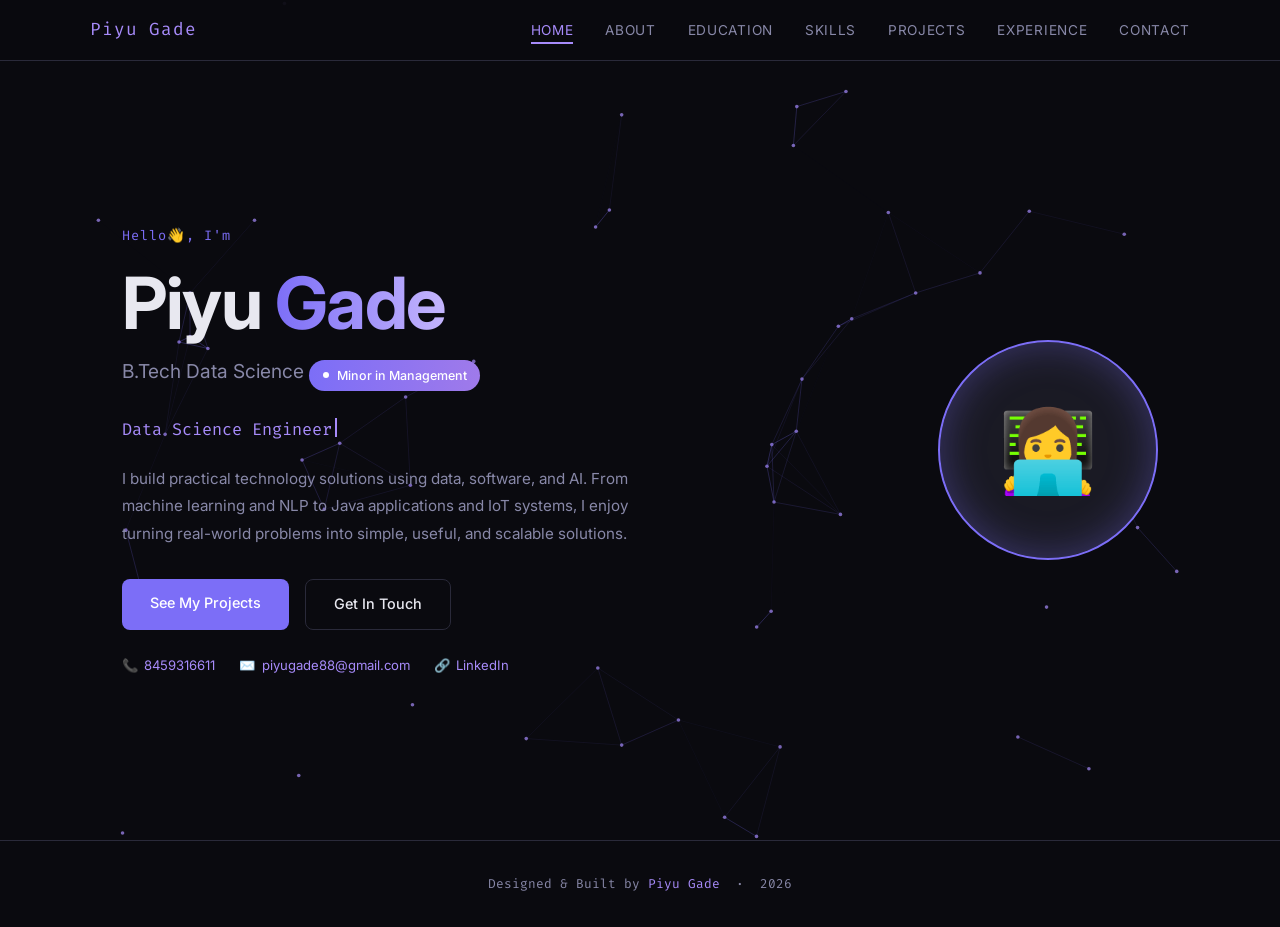
<file: index.html>
<!DOCTYPE html>
<html lang="en">
<head>
<meta charset="UTF-8" />
<meta name="viewport" content="width=device-width, initial-scale=1.0"/>
<title>Piyu Gade | Home</title>
<link href="https://fonts.googleapis.com/css2?family=Inter:wght@300;400;500;600;700&family=Fira+Code:wght@400;500&display=swap" rel="stylesheet"/>
<link rel="stylesheet" href="style.css">
</head>
<body>

<nav>
  <div class="nav-inner">
    <a href="index.html" class="logo">Piyu Gade</a>
    <ul class="nav-links">
      <li><a href="index.html" class="active">Home</a></li>
      <li><a href="about.html">About</a></li>
      <li><a href="education.html">Education</a></li>
      <li><a href="skills.html">Skills</a></li>
      <li><a href="projects.html">Projects</a></li>
      <li><a href="experience.html">Experience</a></li>
     
      <li><a href="contact.html">Contact</a></li>
    </ul>
  </div>
</nav>

<main>
  <section class="page hero">
    <div class="hero-inner">
      <div>
        <div class="hero-tag"> Hello👋, I'm</div>
        <h1 class="hero-name">Piyu <span>Gade</span></h1>
        <div class="hero-role">B.Tech Data Science <span class="minor-badge" style="-webkit-text-fill-color:#fff;">Minor in Management</span></div>
        <div class="typed-line" id="typed">Software Developer</div>
        <p class="hero-bio">

I build practical technology solutions using data, software, and AI. From machine learning and NLP to Java applications and IoT systems, I enjoy turning real-world problems into simple, useful, and scalable solutions.
</p>
        
        <div class="hero-btns" style="margin-top:2rem;">
          <a href="projects.html" class="btn-primary">See My Projects</a>
          <a href="contact.html" class="btn-outline">Get In Touch</a>
        </div>
        <div class="contact-bar">
          <span class="contact-item">📞 <a href="tel:8459316611">8459316611</a></span>
          <span class="contact-item">✉️ <a href="mailto:piyugade88@gmail.com">piyugade88@gmail.com</a></span>
          <span class="contact-item">
    🔗 <a href="https://www.linkedin.com/in/piyu-gade-6615b5345" target="_blank" rel="noopener">LinkedIn</a>
</span>
</div>
      </div>
      <div class="hero-avatar">
        <!-- Replace the emoji below with: <img src="your-photo.jpg" alt="Piyu Gade"> -->
        👩‍💻
      </div>
    </div>
  </section>

</main>

<footer>
  <p>Designed &amp; Built by <span style="color:var(--accent2);">Piyu Gade</span> &nbsp;·&nbsp; 2026</p>
</footer>

<script src="script.js" defer></script>
</body>
</html>
</file>
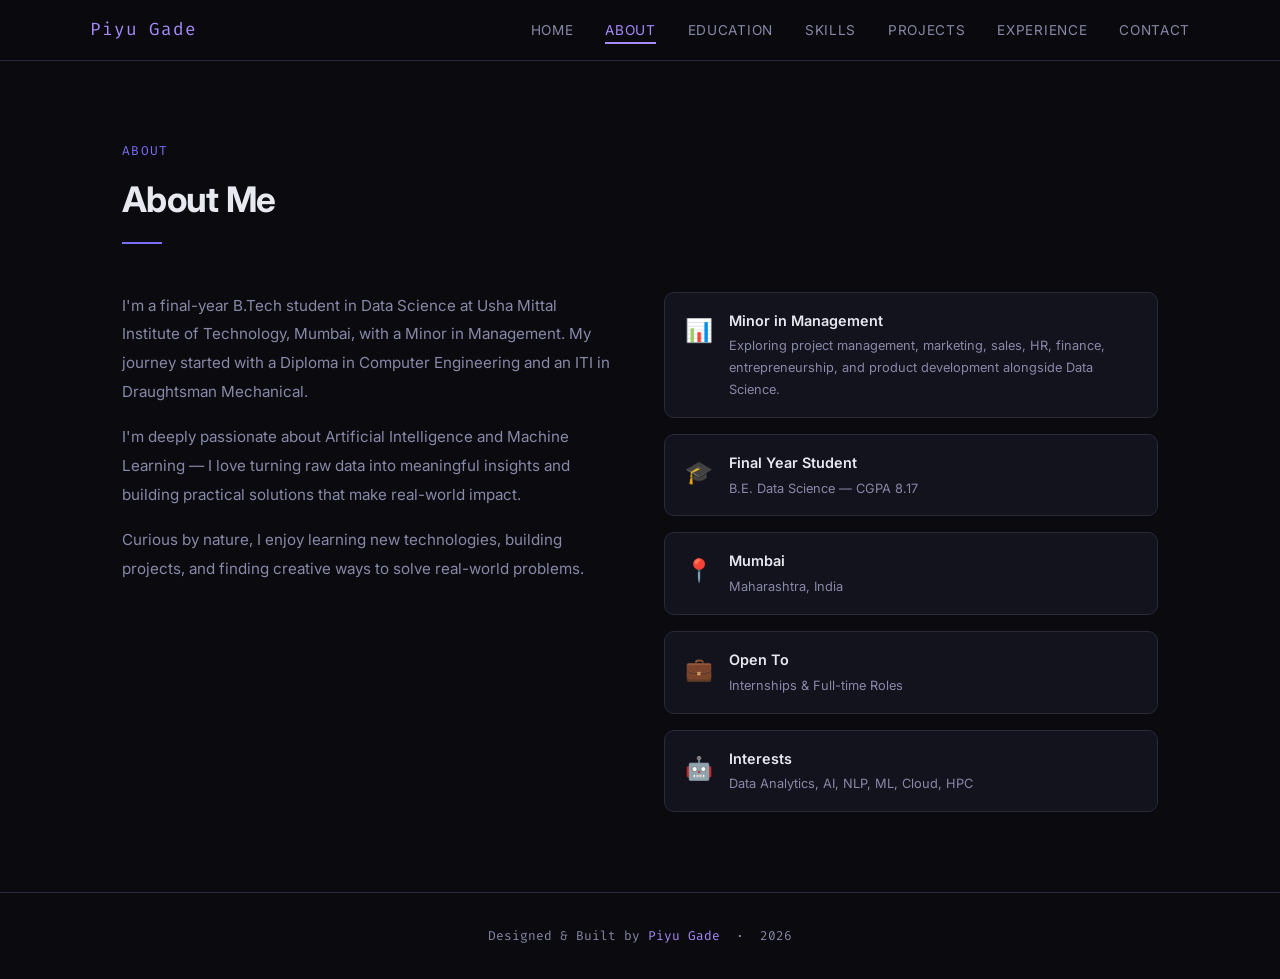
<file: about.html>
<!DOCTYPE html>
<html lang="en">
<head>
<meta charset="UTF-8" />
<meta name="viewport" content="width=device-width, initial-scale=1.0"/>
<title>Piyu Gade | About</title>
<link href="https://fonts.googleapis.com/css2?family=Inter:wght@300;400;500;600;700&family=Fira+Code:wght@400;500&display=swap" rel="stylesheet"/>
<link rel="stylesheet" href="style.css">
</head>
<body>

<nav>
  <div class="nav-inner">
    <a href="index.html" class="logo">Piyu Gade</a>
    <ul class="nav-links">
      <li><a href="index.html">Home</a></li>
      <li><a href="about.html" class="active">About</a></li>
      <li><a href="education.html">Education</a></li>
      <li><a href="skills.html">Skills</a></li>
      <li><a href="projects.html">Projects</a></li>
      <li><a href="experience.html">Experience</a></li>
      <li><a href="contact.html">Contact</a></li>
    </ul>
  </div>
</nav>

<main>
  <section class="page">
    <div class="section-header">
      <div class="section-eyebrow">about</div>
      <h2 class="section-title">About Me</h2>
      <div class="section-line"></div>
    </div>
    <div class="about-grid">
      <div class="about-text">
        <p>I'm a final-year B.Tech student in Data Science at Usha Mittal Institute of Technology, Mumbai, with a Minor in Management. My journey started with a Diploma in Computer Engineering and an ITI in Draughtsman Mechanical.</p>
        <p>I'm deeply passionate about Artificial Intelligence and Machine Learning — I love turning raw data into meaningful insights and building practical solutions that make real-world impact.</p>
        <p>Curious by nature, I enjoy learning new technologies, building projects, and finding creative ways to solve real-world problems.</p>
      </div>
      <div class="info-cards">
        <div class="info-card">
          <div class="info-icon">📊</div>
          <div>
            <h4>Minor in Management</h4>
            <p>Exploring project management, marketing, sales, HR, finance, entrepreneurship, and product development alongside Data Science.</p>
          </div>
        </div>
        <div class="info-card">
          <div class="info-icon">🎓</div>
          <div>
            <h4>Final Year Student</h4>
            <p>B.E. Data Science — CGPA 8.17</p>
          </div>
        </div>
        <div class="info-card">
          <div class="info-icon">📍</div>
          <div>
            <h4>Mumbai</h4>
            <p>Maharashtra, India</p>
          </div>
        </div>
        <div class="info-card">
          <div class="info-icon">💼</div>
          <div>
            <h4>Open To</h4>
            <p>Internships &amp; Full-time Roles</p>
          </div>
        </div>
        <div class="info-card">
          <div class="info-icon">🤖</div>
          <div>
            <h4>Interests</h4>
            <p>Data Analytics, AI, NLP, ML, Cloud, HPC</p>
          </div>
        </div>
      </div>
    </div>
  </section>
</main>

<footer>
  <p>Designed &amp; Built by <span style="color:var(--accent2);">Piyu Gade</span> &nbsp;·&nbsp; 2026</p>
</footer>

<script src="script.js" defer></script>
</body>
</html>
</file>
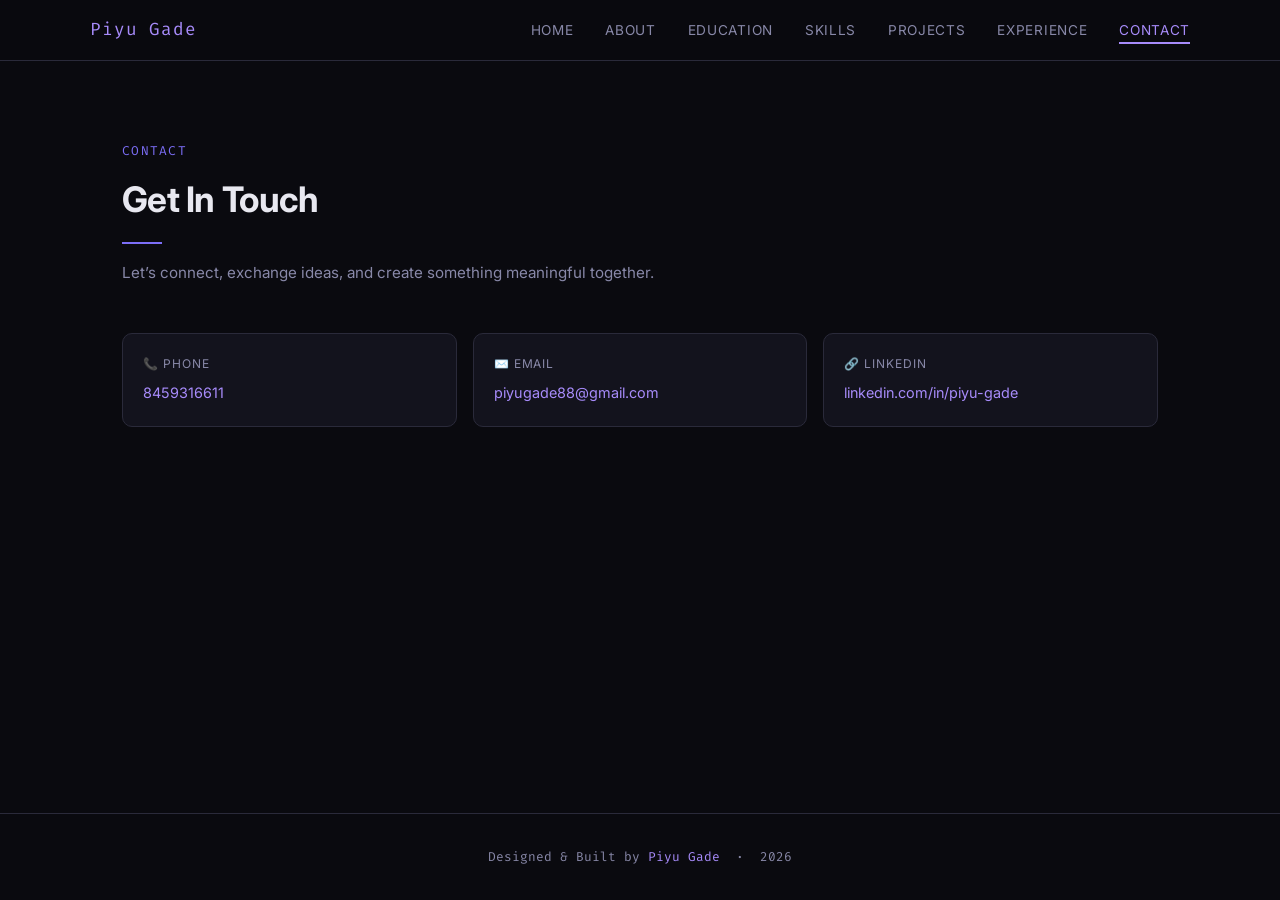
<file: contact.html>
<!DOCTYPE html>
<html lang="en">
<head>
<meta charset="UTF-8" />
<meta name="viewport" content="width=device-width, initial-scale=1.0"/>
<title>Piyu Gade | Contact</title>
<link href="https://fonts.googleapis.com/css2?family=Inter:wght@300;400;500;600;700&family=Fira+Code:wght@400;500&display=swap" rel="stylesheet"/>
<link rel="stylesheet" href="style.css">
</head>
<body>

<nav>
  <div class="nav-inner">
    <a href="index.html" class="logo">Piyu Gade</a>
    <ul class="nav-links">
      <li><a href="index.html">Home</a></li>
      <li><a href="about.html">About</a></li>
      <li><a href="education.html">Education</a></li>
      <li><a href="skills.html">Skills</a></li>
      <li><a href="projects.html">Projects</a></li>
      <li><a href="experience.html">Experience</a></li>
      <li><a href="contact.html" class="active">Contact</a></li>
    </ul>
  </div>
</nav>

<main>
  <section class="page">
    <div class="section-header">
      <div class="section-eyebrow">contact</div>
      <h2 class="section-title">Get In Touch</h2>
      <div class="section-line"></div>
      <p class="section-sub">Let’s connect, exchange ideas, and create something meaningful together.</p>
    </div>
    <div class="contact-grid">
      <div class="contact-card">
        <span class="contact-label">📞 Phone</span>
        <a class="contact-val" href="tel:8459316611">8459316611</a>
      </div>
      <div class="contact-card">
        <span class="contact-label">✉️ Email</span>
        <a class="contact-val" href="mailto:piyugade88@gmail.com">piyugade88@gmail.com</a>
      </div>
      <div class="contact-card">
       <span class="contact-label">🔗 LinkedIn</span>
<a class="contact-val" 
   href="https://www.linkedin.com/in/piyu-gade-6615b5345" 
   target="_blank" 
   rel="noopener">
    linkedin.com/in/piyu-gade
</a>
    </div>
  </section>
</main>

<footer>
  <p>Designed &amp; Built by <span style="color:var(--accent2);">Piyu Gade</span> &nbsp;·&nbsp; 2026</p>
</footer>

<script src="script.js" defer></script>
</body>
</html>
</file>
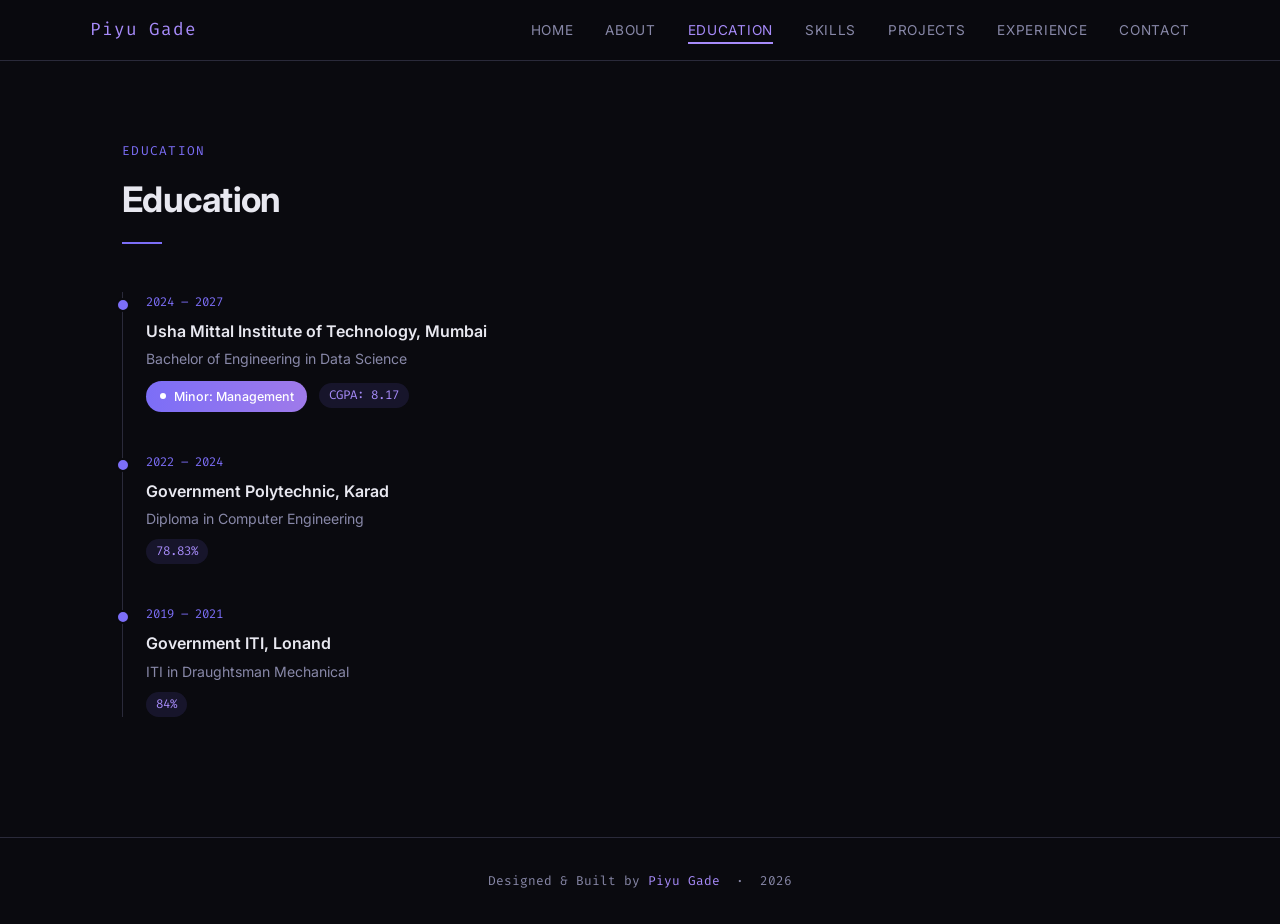
<file: education.html>
<!DOCTYPE html>
<html lang="en">
<head>
<meta charset="UTF-8" />
<meta name="viewport" content="width=device-width, initial-scale=1.0"/>
<title>Piyu Gade | Education</title>
<link href="https://fonts.googleapis.com/css2?family=Inter:wght@300;400;500;600;700&family=Fira+Code:wght@400;500&display=swap" rel="stylesheet"/>
<link rel="stylesheet" href="style.css">
</head>
<body>

<nav>
  <div class="nav-inner">
    <a href="index.html" class="logo">Piyu Gade</a>
    <ul class="nav-links">
      <li><a href="index.html">Home</a></li>
      <li><a href="about.html">About</a></li>
      <li><a href="education.html" class="active">Education</a></li>
      <li><a href="skills.html">Skills</a></li>
      <li><a href="projects.html">Projects</a></li>
      <li><a href="experience.html">Experience</a></li>
   
      <li><a href="contact.html">Contact</a></li>
    </ul>
  </div>
</nav>

<main>
  <section class="page">
    <div class="section-header">
      <div class="section-eyebrow">education</div>
      <h2 class="section-title">Education</h2>
      <div class="section-line"></div>
    </div>
    <div class="timeline">
      <div class="tl-item">
        <div class="tl-year">2024 – 2027</div>
        <div class="tl-school">Usha Mittal Institute of Technology, Mumbai</div>
        <div class="tl-degree">Bachelor of Engineering in Data Science</div>
        <span class="minor-badge">Minor: Management</span>
        <span class="tl-grade">CGPA: 8.17</span>
      </div>
      <div class="tl-item">
        <div class="tl-year">2022 – 2024</div>
        <div class="tl-school">Government Polytechnic, Karad</div>
        <div class="tl-degree">Diploma in Computer Engineering</div>
        <span class="tl-grade">78.83%</span>
      </div>
      <div class="tl-item">
        <div class="tl-year">2019 – 2021</div>
        <div class="tl-school">Government ITI, Lonand</div>
        <div class="tl-degree">ITI in Draughtsman Mechanical</div>
        <span class="tl-grade">84%</span>
      </div>
    </div>
  </section>
</main>

<footer>
  <p>Designed &amp; Built by <span style="color:var(--accent2);">Piyu Gade</span> &nbsp;·&nbsp; 2026</p>
</footer>

<script src="script.js" defer></script>
</body>
</html>
</file>
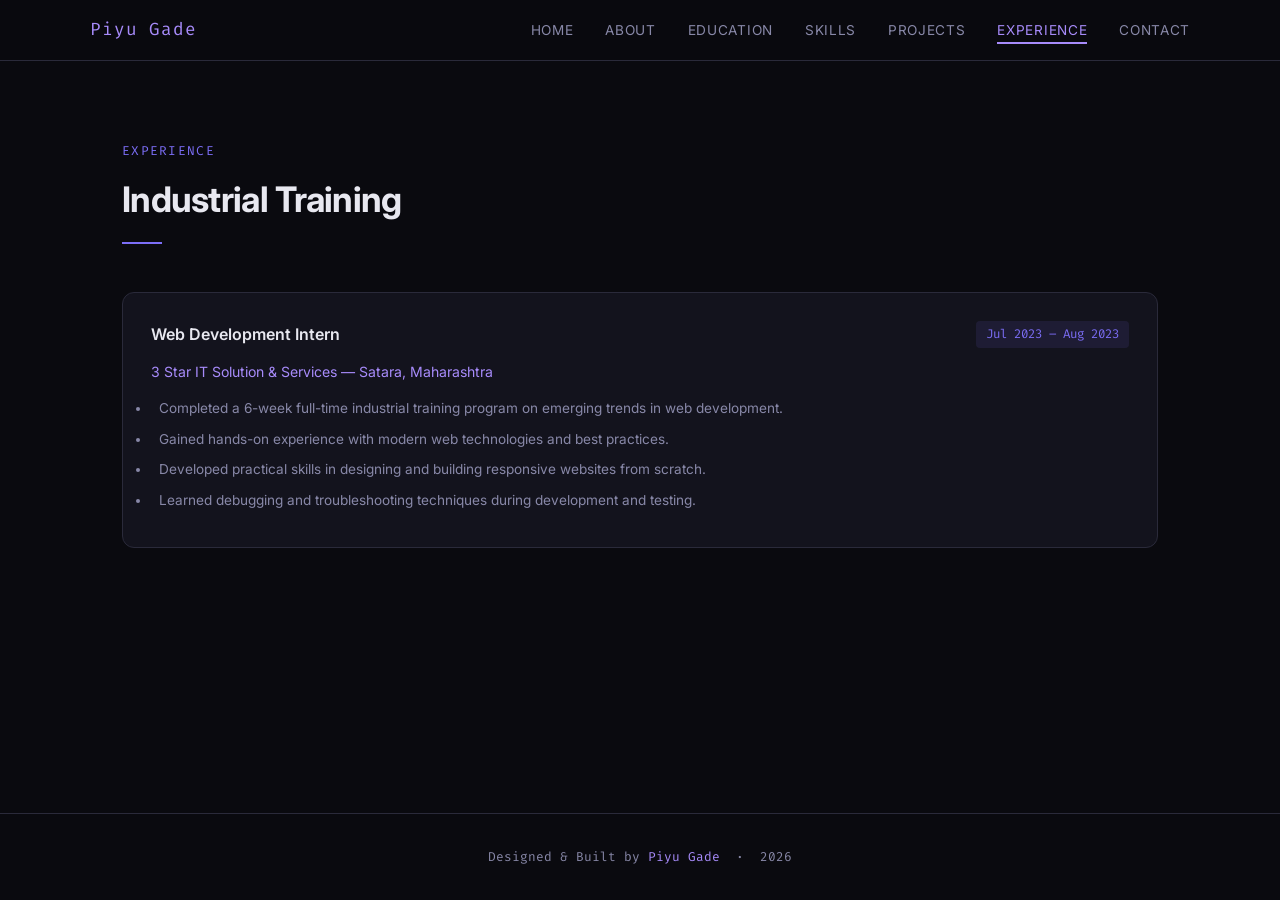
<file: experience.html>
<!DOCTYPE html>
<html lang="en">
<head>
<meta charset="UTF-8" />
<meta name="viewport" content="width=device-width, initial-scale=1.0"/>
<title>Piyu Gade | Experience</title>
<link href="https://fonts.googleapis.com/css2?family=Inter:wght@300;400;500;600;700&family=Fira+Code:wght@400;500&display=swap" rel="stylesheet"/>
<link rel="stylesheet" href="style.css">
</head>
<body>

<nav>
  <div class="nav-inner">
    <a href="index.html" class="logo">Piyu Gade</a>
    <ul class="nav-links">
      <li><a href="index.html">Home</a></li>
      <li><a href="about.html">About</a></li>
      <li><a href="education.html">Education</a></li>
      <li><a href="skills.html">Skills</a></li>
      <li><a href="projects.html">Projects</a></li>
      <li><a href="experience.html" class="active">Experience</a></li>
      <li><a href="contact.html">Contact</a></li>
    </ul>
  </div>
</nav>

<main>
  <section class="page">
    <div class="section-header">
      <div class="section-eyebrow">experience</div>
      <h2 class="section-title">Industrial Training</h2>
      <div class="section-line"></div>
    </div>
    <div class="exp-card">
      <div class="exp-header">
        <div class="exp-title">Web Development Intern</div>
        <div class="exp-date">Jul 2023 – Aug 2023</div>
      </div>
      <div class="exp-company">3 Star IT Solution &amp; Services — Satara, Maharashtra</div>
      <ul class="exp-desc">
        <li>Completed a 6-week full-time industrial training program on emerging trends in web development.</li>
        <li>Gained hands-on experience with modern web technologies and best practices.</li>
        <li>Developed practical skills in designing and building responsive websites from scratch.</li>
        <li>Learned debugging and troubleshooting techniques during development and testing.</li>
      </ul>
    </div>
  </section>
</main>

<footer>
  <p>Designed &amp; Built by <span style="color:var(--accent2);">Piyu Gade</span> &nbsp;·&nbsp; 2026</p>
</footer>

<script src="script.js" defer></script>
</body>
</html>
</file>
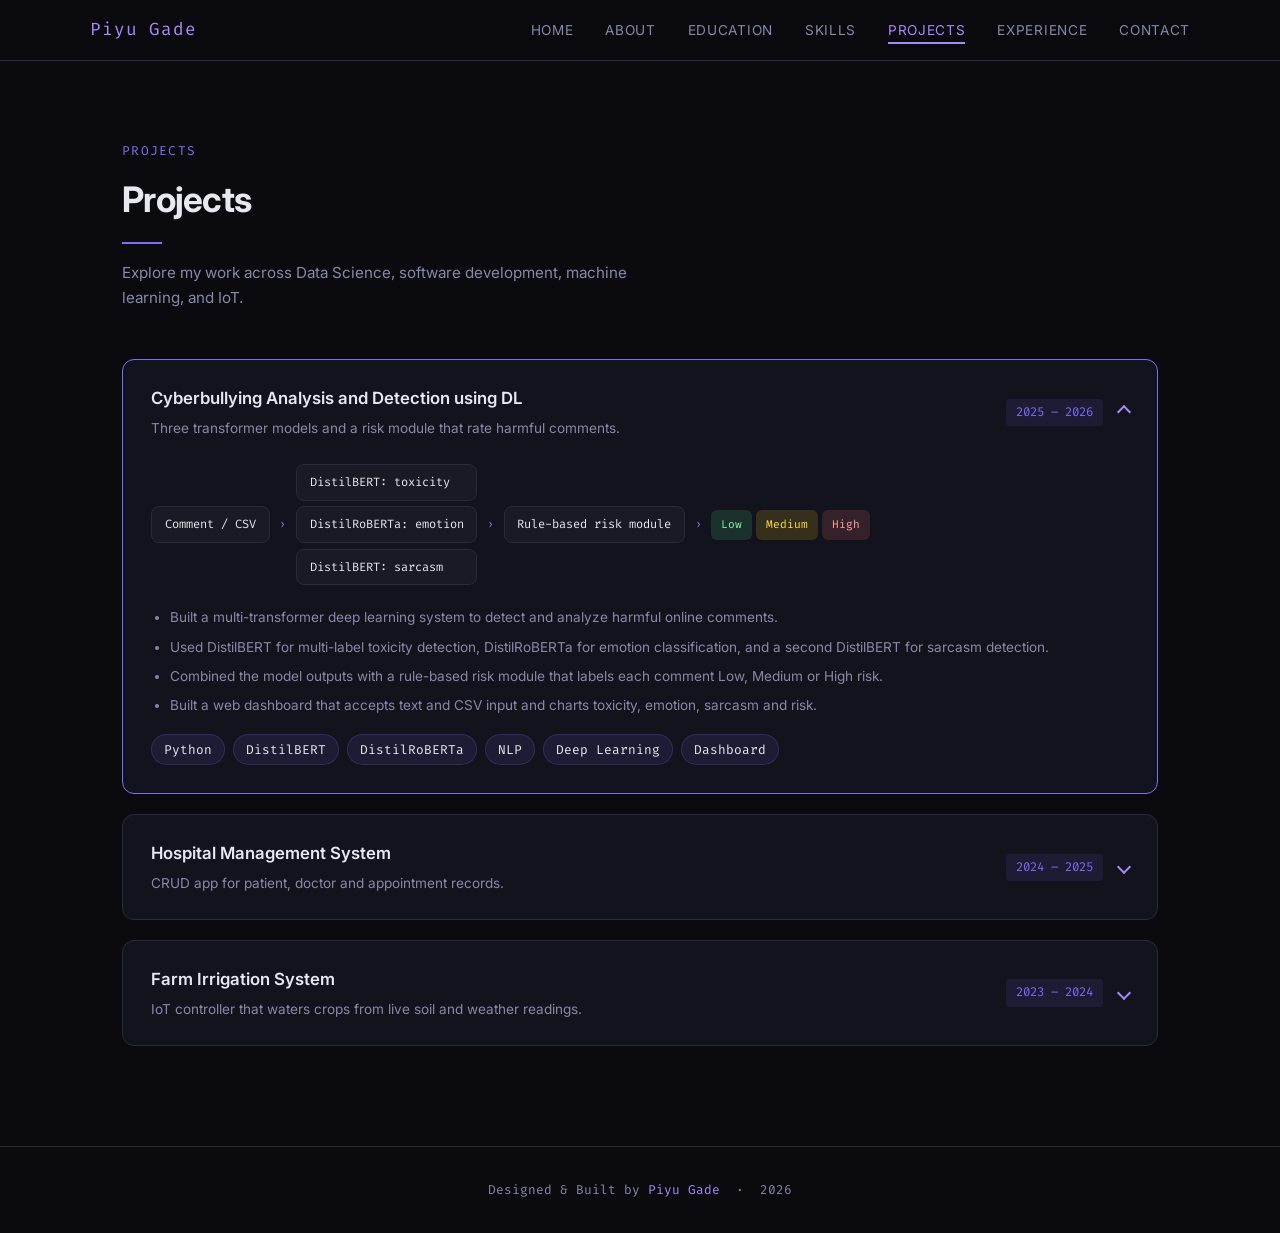
<file: projects.html>
<!DOCTYPE html>
<html lang="en">
<head>
<meta charset="UTF-8" />
<meta name="viewport" content="width=device-width, initial-scale=1.0"/>
<title>Piyu Gade | Projects</title>
<link href="https://fonts.googleapis.com/css2?family=Inter:wght@300;400;500;600;700&family=Fira+Code:wght@400;500&display=swap" rel="stylesheet"/>
<link rel="stylesheet" href="style.css">
</head>
<body>

<nav>
  <div class="nav-inner">
    <a href="index.html" class="logo">Piyu Gade</a>
    <ul class="nav-links">
      <li><a href="index.html">Home</a></li>
      <li><a href="about.html">About</a></li>
      <li><a href="education.html">Education</a></li>
      <li><a href="skills.html" >Skills</a></li>
      <li><a href="projects.html" class="active">Projects</a></li>
      <li><a href="experience.html">Experience</a></li>
     
      <li><a href="contact.html">Contact</a></li>
    </ul>
  </div>
</nav>

<main>
  <section class="page">
    <div class="section-header">
      <div class="section-eyebrow">projects</div>
      <h2 class="section-title">Projects</h2>
      <div class="section-line"></div>
      <p class="section-sub">Explore my work across Data Science, software development, machine learning, and IoT.</p>
    </div>
    <article class="proj"><button class="proj-head" aria-expanded="false"><div><div class="proj-title">Cyberbullying Analysis and Detection using DL</div><div class="proj-sum">Three transformer models and a risk module that rate harmful comments.</div></div><div class="proj-meta"><span class="exp-date">2025 – 2026</span><span class="proj-chev"></span></div></button>
      <div class="proj-body"><div><div class="proj-inner"><div class="pipe" aria-label="System pipeline"><span class="node">Comment / CSV</span><span class="arrow">&rsaquo;</span>
<span class="stack"><span class="node">DistilBERT: toxicity</span><span class="node">DistilRoBERTa: emotion</span><span class="node">DistilBERT: sarcasm</span></span><span class="arrow">&rsaquo;</span><span class="node">Rule-based risk module</span><span class="arrow">&rsaquo;</span><span class="risk"><i>Low</i><i>Medium</i><i>High</i></span></div><ul><li>Built a multi-transformer deep learning system to detect and analyze harmful online comments.</li><li>Used DistilBERT for multi-label toxicity detection, DistilRoBERTa for emotion classification, and a second DistilBERT for sarcasm detection.</li><li>Combined the model outputs with a rule-based risk module that labels each comment Low, Medium or High risk.</li><li>Built a web dashboard that accepts text and CSV input and charts toxicity, emotion, sarcasm and risk.</li></ul><div class="skill-tags"><span class="skill-tag">Python</span><span class="skill-tag">DistilBERT</span><span class="skill-tag">DistilRoBERTa</span><span class="skill-tag">NLP</span><span class="skill-tag">Deep Learning</span><span class="skill-tag">Dashboard</span></div></div></div></div></article><article class="proj"><button class="proj-head" aria-expanded="false"><div><div class="proj-title">Hospital Management System</div><div class="proj-sum">CRUD app for patient, doctor and appointment records.</div></div><div class="proj-meta"><span class="exp-date">2024 – 2025</span><span class="proj-chev"></span></div></button>
      <div class="proj-body"><div><div class="proj-inner"><ul><li>Built a hospital management application for patient records, doctor information, appointments and related data.</li><li>Implemented add, update, view and delete operations to keep hospital information organized.</li><li>Designed a structured database for fast retrieval of patient and hospital records.</li></ul><div class="skill-tags"><span class="skill-tag">Java</span><span class="skill-tag">SQL</span><span class="skill-tag">DBMS</span><span class="skill-tag">CRUD</span></div></div></div></div></article><article class="proj"><button class="proj-head" aria-expanded="false"><div><div class="proj-title">Farm Irrigation System</div><div class="proj-sum">IoT controller that waters crops from live soil and weather readings.</div></div><div class="proj-meta"><span class="exp-date">2023 – 2024</span><span class="proj-chev"></span></div></button>
      <div class="proj-body"><div><div class="proj-inner"><ul><li>Built an automated irrigation system on a NodeMCU ESP32 that monitors soil moisture, temperature and humidity and switches water pumps accordingly.</li><li>Saves labor, reduces water waste and improves crop yield by watering based on real-time conditions.</li></ul><div class="skill-tags"><span class="skill-tag">IoT</span><span class="skill-tag">NodeMCU ESP32</span><span class="skill-tag">Sensors</span><span class="skill-tag">Automation</span></div></div></div></div></article>
  </section>
</main>

<footer>
  <p>Designed &amp; Built by <span style="color:var(--accent2);">Piyu Gade</span> &nbsp;·&nbsp; 2026</p>
</footer>

<script src="script.js" defer></script>
</body>
</html>
</file>
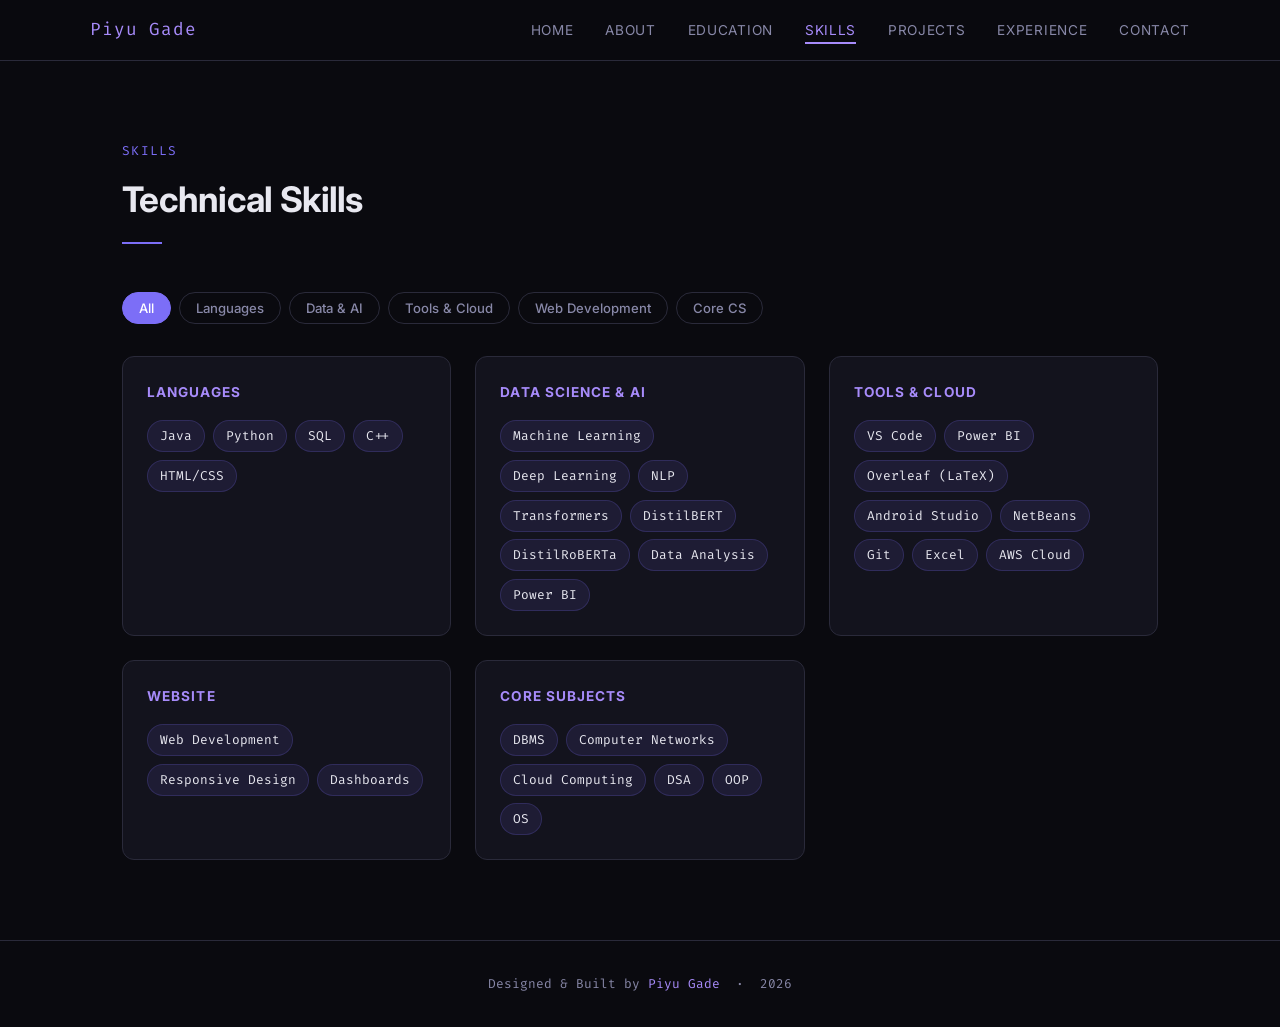
<file: skills.html>
<!DOCTYPE html>
<html lang="en">
<head>
<meta charset="UTF-8" />
<meta name="viewport" content="width=device-width, initial-scale=1.0"/>
<title>Piyu Gade | Skills</title>
<link href="https://fonts.googleapis.com/css2?family=Inter:wght@300;400;500;600;700&family=Fira+Code:wght@400;500&display=swap" rel="stylesheet"/>
<link rel="stylesheet" href="style.css">
</head>
<body>

<nav>
  <div class="nav-inner">
    <a href="index.html" class="logo">Piyu Gade</a>
    <ul class="nav-links">
      <li><a href="index.html">Home</a></li>
      <li><a href="about.html">About</a></li>
      <li><a href="education.html">Education</a></li>
      <li><a href="skills.html" class="active">Skills</a></li>
      <li><a href="projects.html">Projects</a></li>
      <li><a href="experience.html">Experience</a></li>
      
      <li><a href="contact.html">Contact</a></li>
    </ul>
  </div>
</nav>

<main>
  <section class="page">
    <div class="section-header">
      <div class="section-eyebrow">skills</div>
      <h2 class="section-title">Technical Skills</h2>
      <div class="section-line"></div>
    </div>
    <div class="filters" role="group" aria-label="Filter skills">
      <button class="filter-btn on" data-f="all">All</button>
      <button class="filter-btn" data-f="lang">Languages</button>
      <button class="filter-btn" data-f="ml">Data &amp; AI</button>
      <button class="filter-btn" data-f="tools">Tools &amp; Cloud</button>
      <button class="filter-btn" data-f="build">Web Development</button>
      <button class="filter-btn" data-f="core">Core CS</button>
    </div>
    <div class="skills-grid">
      <div class="skill-card" data-cat="lang"><h3>Languages</h3><div class="skill-tags">
        <span class="skill-tag">Java</span><span class="skill-tag">Python</span><span class="skill-tag">SQL</span><span class="skill-tag">C++</span><span class="skill-tag">HTML/CSS</span></div></div>
      <div class="skill-card" data-cat="ml"><h3>Data Science &amp; AI</h3><div class="skill-tags">
        <span class="skill-tag">Machine Learning</span><span class="skill-tag">Deep Learning</span><span class="skill-tag">NLP</span><span class="skill-tag">Transformers</span><span class="skill-tag">DistilBERT</span><span class="skill-tag">DistilRoBERTa</span><span class="skill-tag">Data Analysis</span><span class="skill-tag">Power BI</span></div></div>
      <div class="skill-card" data-cat="tools"><h3>Tools &amp; Cloud</h3><div class="skill-tags">
        <span class="skill-tag">VS Code</span><span class="skill-tag">Power BI</span><span class="skill-tag">Overleaf (LaTeX)</span><span class="skill-tag">Android Studio</span><span class="skill-tag">NetBeans</span><span class="skill-tag">Git</span><span class="skill-tag">Excel</span><span class="skill-tag">AWS Cloud</span></div></div>
      <div class="skill-card" data-cat="build"><h3>Website</h3><div class="skill-tags">
        <span class="skill-tag">Web Development</span><span class="skill-tag">Responsive Design</span><span class="skill-tag">Dashboards</span></div></div>
      <div class="skill-card" data-cat="core"><h3>Core Subjects</h3><div class="skill-tags">
        <span class="skill-tag">DBMS</span><span class="skill-tag">Computer Networks</span><span class="skill-tag">Cloud Computing</span><span class="skill-tag">DSA</span><span class="skill-tag">OOP</span><span class="skill-tag">OS</span></div></div>
     
    </div>
  </section>
</main>

<footer>
  <p>Designed &amp; Built by <span style="color:var(--accent2);">Piyu Gade</span> &nbsp;·&nbsp; 2026</p>
</footer>

<script src="script.js" defer></script>
</body>
</html>
</file>
<file: style.css>
*{margin:0;padding:0;box-sizing:border-box;}
:root{
  --bg:#0a0a0f;
  --bg2:#111118;
  --bg3:#1a1a24;
  --accent:#7c6ef7;
  --accent2:#a78bfa;
  --text:#e8e8f0;
  --muted:#8888a8;
  --border:#2a2a3a;
  --card:#13131d;
}
html{scroll-behavior:smooth;}
body{font-family:'Inter',sans-serif;background:var(--bg);color:var(--text);line-height:1.7;overflow-x:hidden;min-height:100vh;display:flex;flex-direction:column;}
main{flex:1;}

/* NAV */
nav{position:fixed;top:0;left:0;right:0;z-index:100;background:rgba(10,10,15,0.85);backdrop-filter:blur(12px);border-bottom:1px solid var(--border);padding:0 2rem;}
.nav-inner{max-width:1100px;margin:0 auto;display:flex;align-items:center;justify-content:space-between;height:60px;}
.logo{font-family:'Fira Code',monospace;font-size:1.1rem;color:var(--accent2);letter-spacing:0.05em;text-decoration:none;}
.nav-links{display:flex;gap:2rem;list-style:none;}
.nav-links a{color:var(--muted);text-decoration:none;font-size:0.85rem;letter-spacing:0.05em;text-transform:uppercase;transition:color 0.2s;padding-bottom:4px;border-bottom:2px solid transparent;}
.nav-links a:hover{color:var(--accent2);}
.nav-links a.active{color:var(--accent2);border-bottom-color:var(--accent2);}
.nav-toggle{display:none;flex-direction:column;gap:4px;cursor:pointer;background:none;border:none;}
.nav-toggle span{width:22px;height:2px;background:var(--text);display:block;}

/* SECTIONS / PAGE WRAPPER */
.page{max-width:1100px;margin:0 auto;padding:140px 2rem 80px;}

/* SECTION HEADER */
.section-header{margin-bottom:3rem;}
.section-eyebrow{font-family:'Fira Code',monospace;font-size:0.8rem;color:var(--accent);letter-spacing:0.1em;text-transform:uppercase;margin-bottom:0.5rem;}
.section-title{font-size:2.2rem;font-weight:700;letter-spacing:-0.02em;}
.section-line{width:40px;height:2px;background:var(--accent);margin-top:0.75rem;}
.section-sub{color:var(--muted);font-size:0.95rem;margin-top:1rem;max-width:560px;}

/* HERO (home page) */
.hero{min-height:calc(100vh - 60px);display:flex;align-items:center;}
.hero-inner{display:grid;grid-template-columns:1fr auto;gap:4rem;align-items:center;width:100%;}
.hero-tag{font-family:'Fira Code',monospace;font-size:0.85rem;color:var(--accent);margin-bottom:1rem;letter-spacing:0.08em;}
.hero-name{font-size:clamp(2.5rem,6vw,4.5rem);font-weight:700;line-height:1.1;letter-spacing:-0.02em;margin-bottom:0.5rem;}
.hero-name span{color:var(--accent2);}
.hero-role{font-size:1.2rem;color:var(--muted);font-weight:400;margin-bottom:1.5rem;}
.hero-bio{font-size:0.95rem;color:var(--muted);max-width:520px;line-height:1.8;margin-bottom:2rem;}
.hero-btns{display:flex;gap:1rem;flex-wrap:wrap;}
.btn-primary{background:var(--accent);color:#fff;padding:0.75rem 1.75rem;border-radius:8px;text-decoration:none;font-size:0.9rem;font-weight:500;transition:opacity 0.2s;display:inline-block;}
.btn-primary:hover{opacity:0.85;}
.btn-outline{border:1px solid var(--border);color:var(--text);padding:0.75rem 1.75rem;border-radius:8px;text-decoration:none;font-size:0.9rem;font-weight:500;transition:border-color 0.2s;display:inline-block;}
.btn-outline:hover{border-color:var(--accent2);}
.hero-avatar{width:220px;height:220px;border-radius:50%;border:2px solid var(--accent);background:var(--bg3);display:flex;align-items:center;justify-content:center;font-size:5rem;flex-shrink:0;position:relative;overflow:hidden;}
.hero-avatar img{width:100%;height:100%;object-fit:cover;border-radius:50%;}
.hero-avatar::after{content:'';position:absolute;inset:-8px;border-radius:50%;border:1px dashed var(--accent);opacity:0.3;animation:spin 20s linear infinite;}
@keyframes spin{to{transform:rotate(360deg);}}
.contact-bar{display:flex;gap:1.5rem;flex-wrap:wrap;margin-top:1.5rem;}
.contact-item{display:flex;align-items:center;gap:0.4rem;font-size:0.82rem;color:var(--muted);}
.contact-item a{color:var(--accent2);text-decoration:none;}
.contact-item a:hover{text-decoration:underline;}

/* ABOUT */
.about-grid{display:grid;grid-template-columns:1fr 1fr;gap:3rem;align-items:start;}
.about-text p{color:var(--muted);font-size:0.95rem;line-height:1.9;margin-bottom:1rem;}
.info-cards{display:grid;gap:1rem;}
.info-card{background:var(--card);border:1px solid var(--border);border-radius:10px;padding:1rem 1.25rem;display:flex;gap:1rem;align-items:flex-start;}
.info-icon{font-size:1.4rem;margin-top:2px;}
.info-card h4{font-size:0.9rem;font-weight:600;color:var(--text);margin-bottom:0.15rem;}
.info-card p{font-size:0.8rem;color:var(--muted);}

/* EDUCATION */
.timeline{position:relative;padding-left:1.5rem;}
.timeline::before{content:'';position:absolute;left:0;top:0;bottom:0;width:1px;background:var(--border);}
.tl-item{position:relative;margin-bottom:2.5rem;}
.tl-item::before{content:'';position:absolute;left:-1.9rem;top:6px;width:10px;height:10px;border-radius:50%;background:var(--accent);border:2px solid var(--bg);}
.tl-year{font-family:'Fira Code',monospace;font-size:0.78rem;color:var(--accent);margin-bottom:0.3rem;}
.tl-school{font-size:1rem;font-weight:600;color:var(--text);}
.tl-degree{font-size:0.88rem;color:var(--muted);margin-top:0.15rem;}
.tl-grade{display:inline-block;margin-top:0.5rem;background:rgba(124,110,247,0.12);color:var(--accent2);font-size:0.78rem;padding:2px 10px;border-radius:20px;font-family:'Fira Code',monospace;}

/* SKILLS */
.skills-grid{display:grid;grid-template-columns:repeat(auto-fit,minmax(280px,1fr));gap:1.5rem;}
.skill-card{background:var(--card);border:1px solid var(--border);border-radius:12px;padding:1.5rem;}
.skill-card h3{font-size:0.85rem;text-transform:uppercase;letter-spacing:0.08em;color:var(--accent2);margin-bottom:1rem;}
.skill-tags{display:flex;flex-wrap:wrap;gap:0.5rem;}
.skill-tag{background:rgba(124,110,247,0.1);border:1px solid rgba(124,110,247,0.2);color:var(--text);font-size:0.8rem;padding:4px 12px;border-radius:20px;font-family:'Fira Code',monospace;}

/* EXPERIENCE */
.exp-card{background:var(--card);border:1px solid var(--border);border-radius:12px;padding:1.75rem;margin-bottom:1.5rem;}
.exp-header{display:flex;justify-content:space-between;align-items:flex-start;flex-wrap:wrap;gap:0.5rem;margin-bottom:0.75rem;}
.exp-title{font-size:1rem;font-weight:600;}
.exp-date{font-family:'Fira Code',monospace;font-size:0.78rem;color:var(--accent);background:rgba(124,110,247,0.1);padding:3px 10px;border-radius:4px;}
.exp-company{font-size:0.88rem;color:var(--accent2);margin-bottom:0.75rem;}
.exp-desc{font-size:0.85rem;color:var(--muted);line-height:1.8;}
.exp-desc li{margin-bottom:0.4rem;padding-left:0.5rem;}

/* ACTIVITIES */
.activities-grid{display:grid;grid-template-columns:repeat(auto-fit,minmax(280px,1fr));gap:1rem;}
.activity-card{background:var(--card);border:1px solid var(--border);border-radius:10px;padding:1.25rem;display:flex;gap:1rem;align-items:flex-start;}
.activity-dot{width:8px;height:8px;border-radius:50%;background:var(--accent);margin-top:8px;flex-shrink:0;}
.activity-title{font-size:0.9rem;font-weight:600;color:var(--text);}
.activity-desc{font-size:0.8rem;color:var(--muted);margin-top:0.2rem;}

/* CONTACT */
.contact-grid{display:grid;grid-template-columns:repeat(auto-fit,minmax(220px,1fr));gap:1rem;}
.contact-card{background:var(--card);border:1px solid var(--border);border-radius:10px;padding:1.25rem;display:flex;flex-direction:column;gap:0.4rem;}
.contact-label{font-size:0.75rem;text-transform:uppercase;letter-spacing:0.08em;color:var(--muted);}
.contact-val{font-size:0.9rem;color:var(--accent2);text-decoration:none;word-break:break-all;}
.contact-val:hover{text-decoration:underline;}

/* FOOTER */
footer{border-top:1px solid var(--border);text-align:center;padding:2rem;color:var(--muted);font-size:0.8rem;font-family:'Fira Code',monospace;}

/* RESPONSIVE */
@media (max-width: 768px){
  .nav-links{display:none;}
  .hero-inner{grid-template-columns:1fr;text-align:center;}
  .hero-avatar{margin:0 auto;width:160px;height:160px;font-size:3.5rem;}
  .about-grid{grid-template-columns:1fr;}
  .contact-bar{justify-content:center;}
  .hero-btns{justify-content:center;}
  .page{padding:110px 1.25rem 50px;}
}

/* ===== v2 additions ===== */
.hero{position:relative;}
#net{position:absolute;inset:0;width:100%;height:100%;z-index:0;pointer-events:none;}
.hero-inner{position:relative;z-index:1;}
.typed-line{font-family:'Fira Code',monospace;font-size:1.05rem;color:var(--accent2);min-height:1.8em;margin-bottom:1.25rem;}
.typed-line::after{content:'';display:inline-block;width:2px;height:1.1em;background:var(--accent2);margin-left:3px;vertical-align:-2px;animation:blink 1s steps(1) infinite;}
@keyframes blink{50%{opacity:0;}}
.hero-name span{background:linear-gradient(90deg,var(--accent),#c4b5fd,var(--accent));background-size:200% auto;-webkit-background-clip:text;background-clip:text;-webkit-text-fill-color:transparent;animation:shine 6s linear infinite;}
@keyframes shine{to{background-position:200% center;}}
.hero-avatar{transition:transform .25s ease;}
.cursor-glow{position:fixed;width:380px;height:380px;border-radius:50%;pointer-events:none;z-index:0;background:radial-gradient(circle,rgba(124,110,247,.13),transparent 65%);transform:translate(-50%,-50%);left:-999px;top:-999px;}
.reveal{opacity:0;transform:translateY(14px);transition:opacity .5s ease,transform .5s ease;}
.reveal.in{opacity:1;transform:none;}
.nav-progress{position:absolute;left:0;bottom:-1px;height:2px;background:linear-gradient(90deg,var(--accent),var(--accent2));width:0;}
.nav-toggle{display:none;}
a:focus-visible,button:focus-visible{outline:2px solid var(--accent2);outline-offset:3px;border-radius:4px;}

/* skills filter */
.filters{display:flex;flex-wrap:wrap;gap:.5rem;margin-bottom:2rem;}
.filter-btn{background:transparent;border:1px solid var(--border);color:var(--muted);font:500 .82rem 'Inter',sans-serif;padding:.45rem 1rem;border-radius:20px;cursor:pointer;transition:all .2s;}
.filter-btn:hover{color:var(--text);border-color:var(--accent2);}
.filter-btn.on{background:var(--accent);border-color:var(--accent);color:#fff;}
.skill-card{transition:opacity .3s,transform .3s,border-color .2s;}
.skill-card.dim{opacity:.18;transform:scale(.98);}
.skill-card:hover{border-color:var(--accent);}
.skill-tag{transition:background .2s,transform .2s;cursor:default;}
.skill-tag:hover{background:rgba(124,110,247,.28);transform:translateY(-2px);}
.cert-list{list-style:none;display:grid;gap:.6rem;}
.cert-list li{font-size:.85rem;color:var(--muted);padding-left:1.1rem;position:relative;}
.cert-list li::before{content:'';position:absolute;left:0;top:.6em;width:6px;height:6px;border-radius:50%;background:var(--accent);}
.cert-list b{color:var(--text);font-weight:500;}

/* projects */
.proj{background:var(--card);border:1px solid var(--border);border-radius:12px;margin-bottom:1.25rem;overflow:hidden;transition:border-color .2s;}
.proj:hover,.proj.open{border-color:var(--accent);}
.proj-head{width:100%;display:flex;justify-content:space-between;align-items:center;gap:1rem;background:none;border:0;color:inherit;font:inherit;text-align:left;padding:1.5rem 1.75rem;cursor:pointer;}
.proj-title{font-size:1.05rem;font-weight:600;}
.proj-sum{font-size:.85rem;color:var(--muted);margin-top:.25rem;}
.proj-meta{display:flex;align-items:center;gap:1rem;flex-shrink:0;}
.proj-chev{width:10px;height:10px;border-right:2px solid var(--accent2);border-bottom:2px solid var(--accent2);transform:rotate(45deg);transition:transform .3s;}
.proj.open .proj-chev{transform:rotate(225deg);}
.proj-body{display:grid;grid-template-rows:0fr;transition:grid-template-rows .4s ease;}
.proj.open .proj-body{grid-template-rows:1fr;}
.proj-body>div{overflow:hidden;}
.proj-inner{padding:0 1.75rem 1.75rem;}
.proj-inner ul{list-style:disc;padding-left:1.2rem;color:var(--muted);font-size:.85rem;line-height:1.8;margin-bottom:1rem;}
.proj-inner li{margin-bottom:.3rem;}
.pipe{display:flex;align-items:center;gap:.6rem;flex-wrap:wrap;margin:0 0 1.25rem;font-family:'Fira Code',monospace;font-size:.75rem;}
.pipe .node{border:1px solid var(--border);background:var(--bg3);border-radius:8px;padding:.45rem .8rem;color:var(--text);cursor:default;transition:border-color .2s,background .2s;}
.pipe .node:hover{border-color:var(--accent2);background:rgba(124,110,247,.15);}
.pipe .stack{display:grid;gap:.35rem;}
.pipe .arrow{color:var(--accent);animation:nudge 1.6s ease-in-out infinite;}
@keyframes nudge{50%{transform:translateX(4px);}}
.risk{display:flex;gap:.3rem;}
.risk i{font-style:normal;padding:.35rem .6rem;border-radius:6px;font-size:.7rem;}
.risk i:nth-child(1){background:rgba(74,222,128,.15);color:#86efac;}
.risk i:nth-child(2){background:rgba(250,204,21,.15);color:#fde047;}
.risk i:nth-child(3){background:rgba(248,113,113,.15);color:#fca5a5;}

@media (max-width:768px){
  .nav-toggle{display:flex;}
  .nav-links{position:absolute;top:60px;left:0;right:0;flex-direction:column;gap:0;background:rgba(10,10,15,.97);border-bottom:1px solid var(--border);display:none;}
  .nav-links.open{display:flex;}
  .nav-links a{display:block;padding:.9rem 2rem;border-bottom:0;}
  .proj-meta .exp-date{display:none;}
  .typed-line{font-size:.9rem;}
}
@media (prefers-reduced-motion:reduce){
  *{animation:none!important;transition:none!important;}
  .reveal{opacity:1;transform:none;}
}

/* ===== v3: minor badge + more motion ===== */
.minor-badge{display:inline-flex;align-items:center;gap:.5rem;margin:.6rem .5rem 0 0;padding:.3rem .85rem;border-radius:20px;font-size:.78rem;font-weight:500;color:#fff;background:linear-gradient(90deg,var(--accent),#9f7aea,var(--accent));background-size:200% auto;animation:shine 5s linear infinite;}
.minor-badge::before{content:'';width:6px;height:6px;border-radius:50%;background:#fff;animation:pulse 1.8s ease-out infinite;}
@keyframes pulse{0%{box-shadow:0 0 0 0 rgba(255,255,255,.7);}100%{box-shadow:0 0 0 9px rgba(255,255,255,0);}}
.degree-pair{display:flex;flex-wrap:wrap;gap:.4rem;align-items:center;}

/* hero entrance sequence */
.hero-inner>div:first-child>*{opacity:0;transform:translateY(18px);animation:rise .7s cubic-bezier(.2,.7,.2,1) forwards;}
.hero-inner>div:first-child>*:nth-child(1){animation-delay:.1s}.hero-inner>div:first-child>*:nth-child(2){animation-delay:.25s}
.hero-inner>div:first-child>*:nth-child(3){animation-delay:.4s}.hero-inner>div:first-child>*:nth-child(4){animation-delay:.55s}
.hero-inner>div:first-child>*:nth-child(5){animation-delay:.7s}.hero-inner>div:first-child>*:nth-child(6){animation-delay:.85s}
.hero-inner>div:first-child>*:nth-child(7){animation-delay:1s}
@keyframes rise{to{opacity:1;transform:none;}}
.hero-avatar{animation:float 5s ease-in-out infinite;}
@keyframes float{50%{margin-top:-12px;}}
.hero-avatar::before{content:'';position:absolute;inset:0;border-radius:50%;box-shadow:inset 0 0 40px rgba(124,110,247,.35);}
.page>.section-header{animation:rise .6s ease both;}
.section-line{animation:grow .8s .2s ease both;}
@keyframes grow{from{width:0;}}

/* stats + ticker */
.stats{display:flex;gap:2.5rem;flex-wrap:wrap;margin-top:2rem;}
.stat b{display:block;font-size:1.8rem;font-weight:700;color:var(--accent2);line-height:1.1;}
.stat span{font-size:.78rem;color:var(--muted);}
.ticker{overflow:hidden;border-top:1px solid var(--border);border-bottom:1px solid var(--border);background:var(--bg2);padding:.9rem 0;-webkit-mask-image:linear-gradient(90deg,transparent,#000 10%,#000 90%,transparent);mask-image:linear-gradient(90deg,transparent,#000 10%,#000 90%,transparent);}
.ticker-track{display:flex;gap:2.5rem;width:max-content;animation:scroll 28s linear infinite;font-family:'Fira Code',monospace;font-size:.85rem;color:var(--muted);}
.ticker:hover .ticker-track{animation-play-state:paused;}
.ticker-track span::before{content:'◆';color:var(--accent);margin-right:.7rem;font-size:.6rem;}
@keyframes scroll{to{transform:translateX(-50%);}}

/* timeline draw + pulsing dots */
.timeline::before{transform-origin:top;transform:scaleY(0);transition:transform 1.2s ease;}
.timeline.in::before{transform:scaleY(1);}
.tl-item::before{animation:pulse2 2.4s ease-out infinite;}
@keyframes pulse2{0%{box-shadow:0 0 0 0 rgba(124,110,247,.6);}100%{box-shadow:0 0 0 10px rgba(124,110,247,0);}}
.activity-dot{animation:pulse2 2.4s ease-out infinite;}
.info-card,.activity-card,.contact-card,.exp-card{transition:transform .25s,border-color .25s,opacity .5s;}
.info-card:hover,.activity-card:hover,.contact-card:hover,.exp-card:hover{transform:translateY(-4px);border-color:var(--accent);}
.info-icon{transition:transform .3s;}.info-card:hover .info-icon{transform:scale(1.25) rotate(-8deg);}

/* buttons: shine sweep */
.btn-primary{position:relative;overflow:hidden;}
.btn-primary::after{content:'';position:absolute;top:0;left:-60%;width:40%;height:100%;background:rgba(255,255,255,.3);transform:skewX(-20deg);animation:sweep 3.5s ease-in-out infinite;}
@keyframes sweep{0%,60%{left:-60%;}100%{left:130%;}}

/* skills pop on filter */
.skill-card:not(.dim) .skill-tag{animation:pop .4s ease both;}
@keyframes pop{from{opacity:.3;transform:scale(.85);}}

/* data packet travelling along pipeline */
.pipe .arrow:nth-of-type(odd){animation-delay:.3s;}
.node{position:relative;}
.proj.open .pipe .node{animation:glow 3s ease-in-out infinite;}
.proj.open .pipe .node:nth-child(3){animation-delay:1s;}
@keyframes glow{50%{border-color:var(--accent2);box-shadow:0 0 14px rgba(124,110,247,.3);}}
@media (max-width:768px){.stats{justify-content:center;}}
</file>
